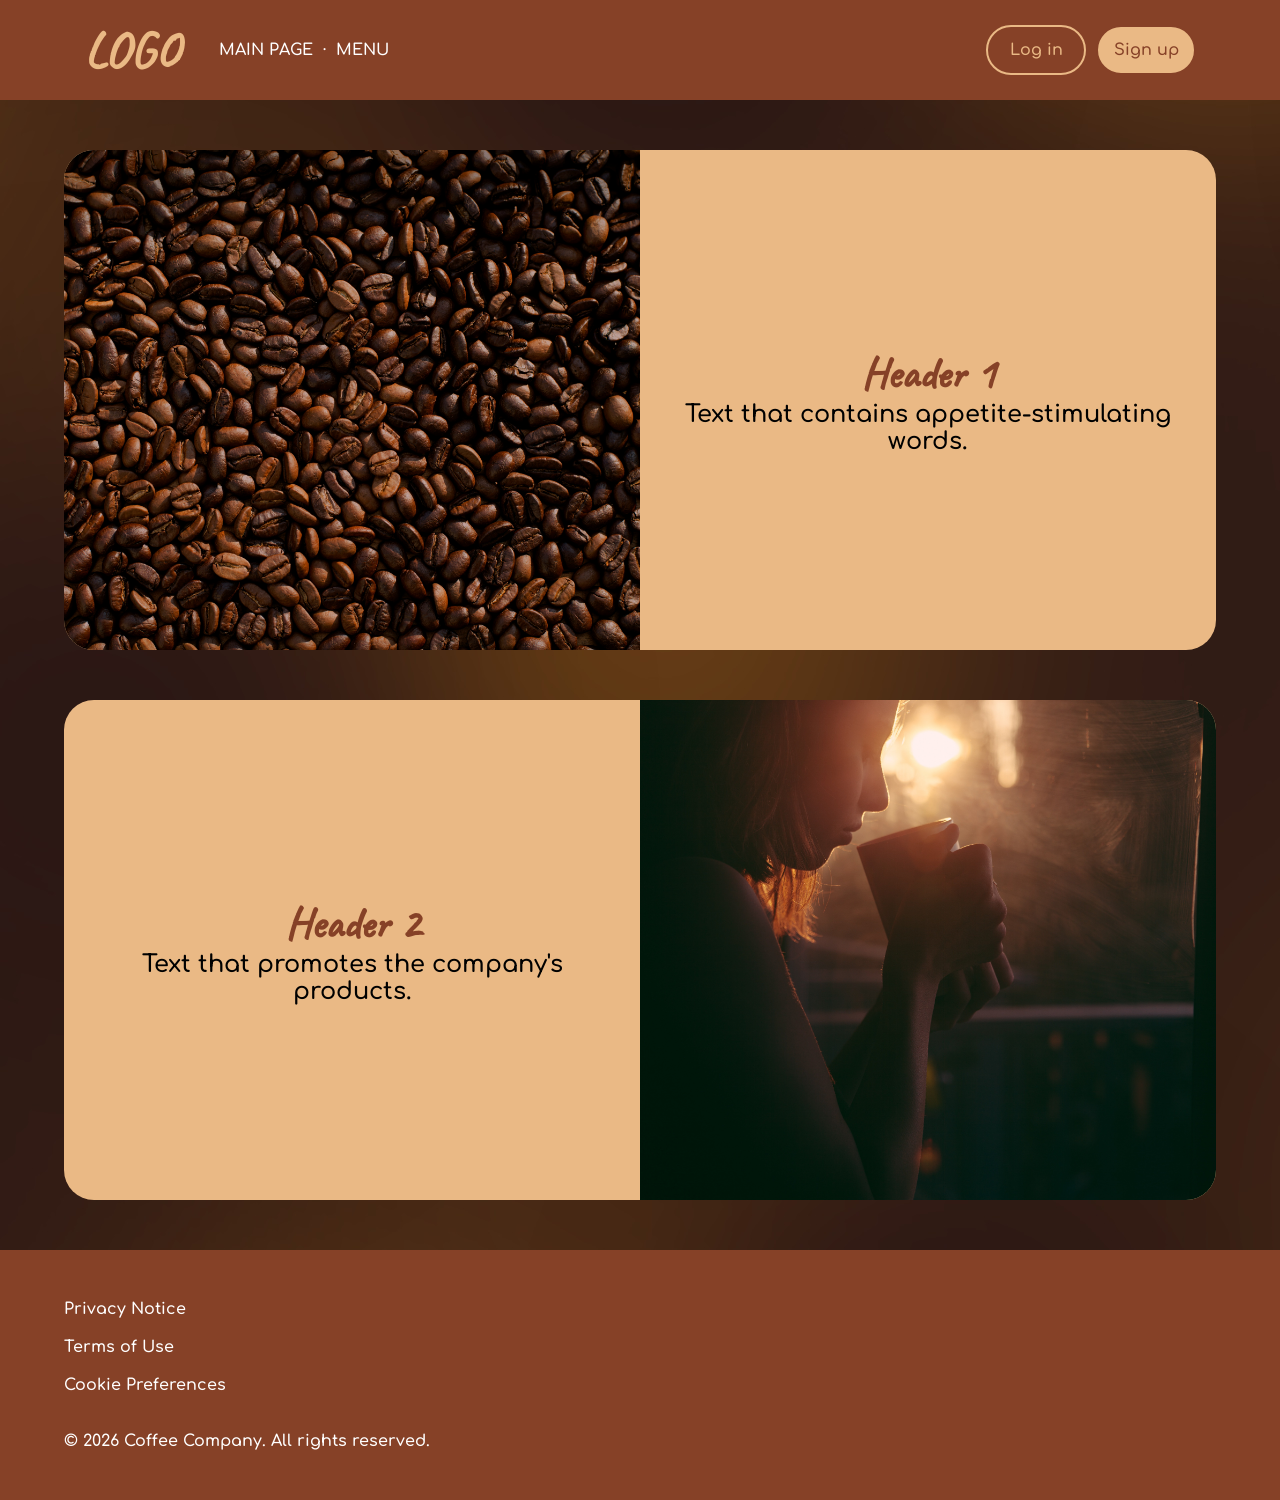
<file: html/index.html>
<!DOCTYPE html>

<html lang="en">
  <head>
    <meta charset="UTF-8" name="viewport" content="width=device-width, initial-scale=1.0">
    <title>Main page</title>
    <link rel="stylesheet" href="../style/index.css">
    <!--link rel="preconnect" href="https://fonts.googleapis.com">
    <link rel="preconnect" href="https://fonts.gstatic.com" crossorigin>
    <link rel="stylesheet" href="https://fonts.googleapis.com/css2?family=Caveat:wght@400..700&family=Comfortaa:wght@300..700&display=swap"-->
  </head>

  <body id="main">
    <header>
      <div class="navig">
        <h1>LOGO</h1>

        <nav>
          <a class="link" href="#">MAIN PAGE</a>
          <a>·</a>
          <a class="link" href="#">MENU</a>
        </nav>
      </div>
      
      <div class="auth">
        <button class="login-button" onclick="location.href='login.html'">Log in</button>
        <button class="signup-button" onclick="location.href='signup.html'">Sign up</button>
      </div>
    </header>
    
    <div class="container">
      <div class="block">
        <img src="../images/mike-kenneally-coffee-beans-unsplash.jpg" alt="Image 1">
        <div class="text">
          <h1>Header 1</h1>
          <p class="right-p">Text that contains appetite-stimulating words.</p>
        </div>
      </div>

      <div class="block">
        <div class="text">
          <h1>Header 2</h1>
          <p>Text that promotes the company's products.</p>
        </div>
        <img src="../images/foundry-girl-865304.jpg" alt="Image 2">
      </div>
    </div>

    <footer>
      <div>
        <a class="link">Privacy Notice</a>
        <a class="link">Terms of Use</a>
        <a class="link">Cookie Preferences</a>
      </div>
      <a>© 2026 Coffee Company. All rights reserved.</a>
    </footer>
  </body>
</html>
</file>
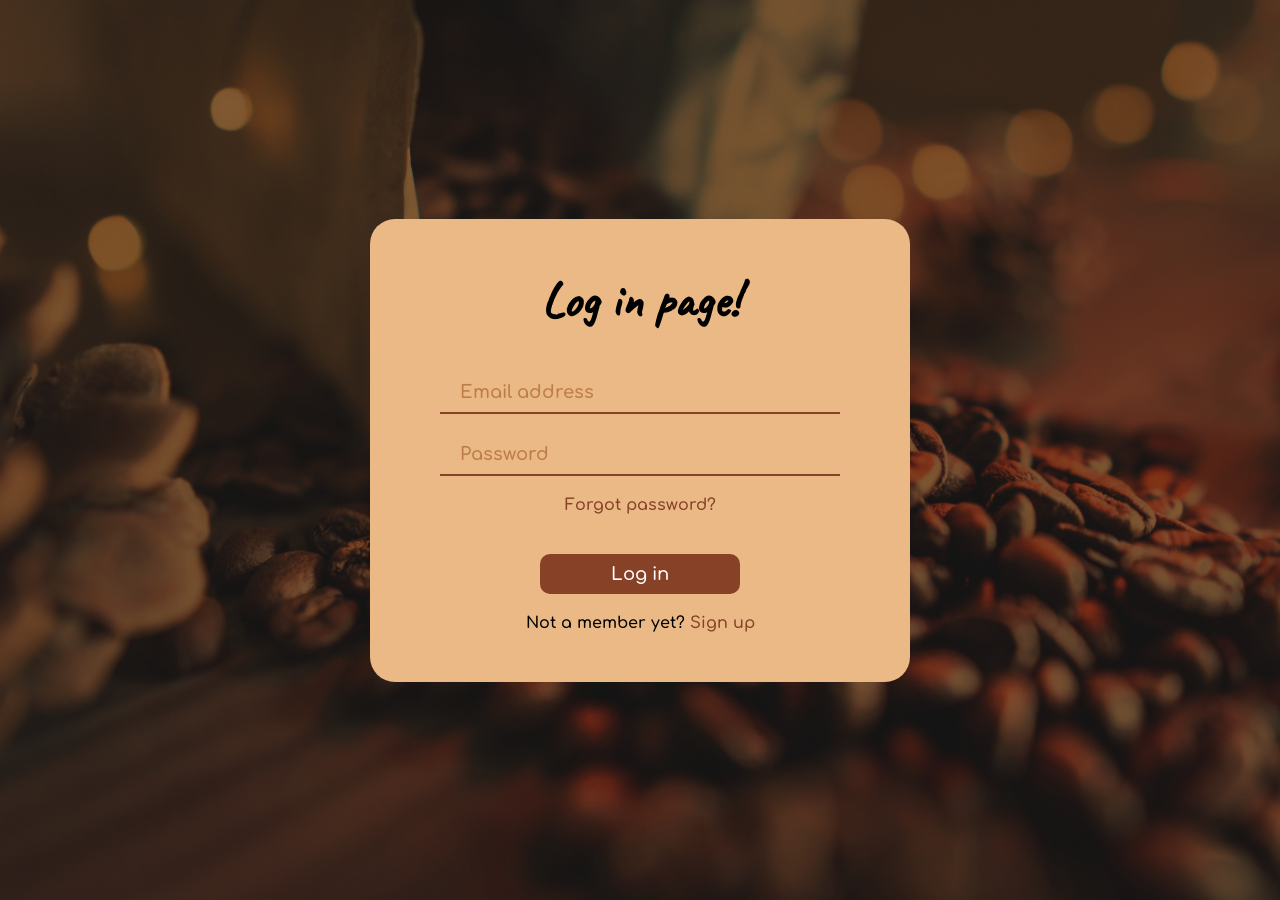
<file: html/login.html>
<!DOCTYPE html>

<html lang="en">
  <head>
    <meta charset="UTF-8" name="viewport" content="width=device-width, initial-scale=1.0">
    <title>Log in</title>
    <link rel="stylesheet" href="../style/login.css">
    <!--link rel="preconnect" href="https://fonts.googleapis.com">
    <link rel="preconnect" href="https://fonts.gstatic.com" crossorigin>
    <link rel="stylesheet" href="https://fonts.googleapis.com/css2?family=Caveat:wght@400..700&family=Comfortaa:wght@300..700&display=swap"-->
  </head>

  <body id="login">
    <div class="container">
      <h1>Log in page!</h1>

      <div class="block">
        <input type="text" class="text" placeholder="Email address">

        <input type="password" class="text" placeholder="Password">

        <a class="link" href="#">Forgot password?</a>
      </div>

      <div class="block">
        <button onclick="location.href='index.html'">Log in</button>

        <span>
          <a>Not a member yet?</a>
          <a class="link" href="signup.html">Sign up</a>
        </span>
      </div>
    </div>
  </body>
</html>
</file>
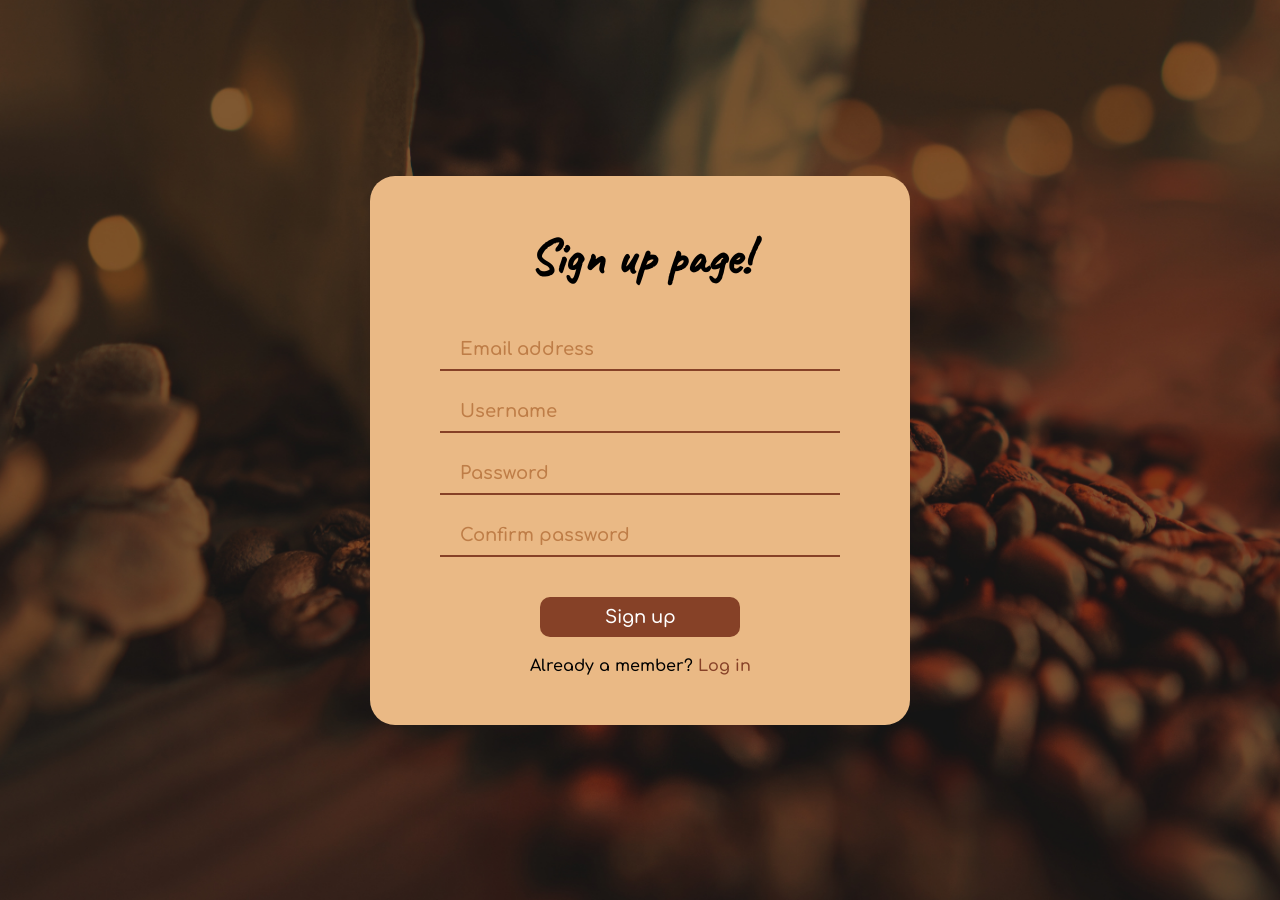
<file: html/signup.html>
<!DOCTYPE html>

<html lang="en">
  <head>
    <meta charset="UTF-8" name="viewport" content="width=device-width, initial-scale=1.0">
    <title>Sign up</title>
    <link rel="stylesheet" href="../style/signup.css">
    <!--link rel="preconnect" href="https://fonts.googleapis.com">
    <link rel="preconnect" href="https://fonts.gstatic.com" crossorigin>
    <link rel="stylesheet" href="https://fonts.googleapis.com/css2?family=Caveat:wght@400..700&family=Comfortaa:wght@300..700&display=swap"-->
  </head>

  <body id="signup">
    <div class="container">
      <h1>Sign up page!</h1>

      <div class="block">
        <input type="text" class="text" placeholder="Email address">

        <input type="text" class="text" placeholder="Username">

        <input type="password" class="text" placeholder="Password">

        <input type="password" class="text" placeholder="Confirm password">
      </div>

      <div class="block">
        <button onclick="location.href='login.html'">Sign up</button>

        <span>
          <a>Already a member?</a>
          <a class="link" href="login.html">Log in</a>
        </span>
      </div>
    </div>
  </body>
</html>
</file>
<file: style/index.css>
@font-face {
  font-family: "Comfortaa";
  src: url("../fonts/Comfortaa-VariableFont_wght.ttf") format("truetype");
}

@font-face {
  font-family: "Caveat";
  src: url("../fonts/Caveat-VariableFont_wght.ttf") format("truetype");
}

* {
  font-family: "Comfortaa", sans-serif;
  margin: 0;
  padding: 0;
  box-sizing: border-box;
}

body {
  background-color: black;
  background-image: url(../images/bg.jpg);
}

header {
  display: flex;
  justify-content: space-between;
  align-items: center; 
  height: 100px;
  background-color: #864127;
  color: white;
  padding: 20px clamp(16px, 5vw, 100px);
}

.navig {
  display: flex;
  align-items: center;
  gap: 40px;
  padding: 0 20px;
}

nav {
  display: flex;
  align-items: center;
  gap: 10px;
}

.auth {
  display: flex;
  align-items: center;
  gap: 10px;
  padding: 0 20px;
}

a {
  color: white;
  text-decoration: none;
}

a.link:hover {
  color: #ffe4c4;
  text-decoration: none;
}

header h1 {
  font-family: "Caveat", cursive;
  font-weight: 700;
  font-size: 50px;
  color: #EAB985;
}

button {
  width: 100px;
  height: 50px;
  font-size: 16px;
  border-radius: 30px;
}

.login-button {
  border: 2px solid #EAB985;
  background-color: #864127;
  color: #EAB985;
}

.signup-button {
  border: 2px solid;
  background-color: #EAB985;
  color: #864127;
}

.signup-button:hover {
  background-color: #ffe4c4;
}

.login-button:hover {
  border-color: #ffe4c4;
  color: #ffe4c4;
}

.container {
  display: flex; 
  flex-direction: column;
  align-items: center;
  padding: 50px 0;
  width: 100%;
  min-width: 300px;
  gap: 50px;
}

.block {
  display: flex;
  width: 90%;
  min-height: 500px;        
  border-radius: 30px;
  background-color: #EAB985;
  overflow: hidden;
  flex-wrap: wrap;
}

.block .text {
  text-align: center;
}

.block img {
  flex: 1 1 300px;
  width: 50%;
  object-fit: cover;
  height: auto;
}

.block .text {
  flex: 1 1 300px;
  display: flex;
  flex-direction: column;
  align-items: center;
  justify-content: center;
  padding: 20px;
}

.text p {
  margin: 0;
  padding: 0;
  font-size: 24px;
}

.text h1 {
  font-family: "Caveat", cursive;
  color: #864127;
  font-weight: 700;
  font-size: 44px;
}

footer {
  display: flex;
  flex-direction: column;
  justify-content: space-between;
  height: 250px;
  width: 100%;
  background-color: #864127;
  color: white;
  padding: 50px clamp(16px, 5vw, 100px);
}

footer div {
  display: flex;
  flex-direction: column;
  gap: 20px;
}
</file>
<file: style/login.css>
@font-face {
  font-family: "Comfortaa";
  src: url("../fonts/Comfortaa-VariableFont_wght.ttf") format("truetype");
}

@font-face {
  font-family: "Caveat";
  src: url("../fonts/Caveat-VariableFont_wght.ttf") format("truetype");
}

* {
  font-family: "Comfortaa", sans-serif;
  margin: 0;
  padding: 0;
}

body {
  display: flex;
  align-items: center;
  background-image: url(../images/joe-milne-coffee-unsplash1.jpg);
  height: 100vh;
  background-size: cover;
  background-position: center;
}

.container {
  display: flex;
  flex-direction: column;
  align-items: center;
  justify-content: space-between;
  width: 500px;
  min-width: 300px;
  margin: 0 auto;
  padding: 50px 20px;
  background-color: #EAB985;
  border-radius: 25px;
  gap: 40px;
}

.block {
  display: flex;
  flex-direction: column;
  align-items: center;
  justify-content: space-between;
  width: 500px;
  min-width: 500px;
  gap: 20px;
}

h1 {
  width: 80%;
  font-family: "Caveat", cursive;
  font-weight: 700;
  text-align: center;
  font-size: 50px;
}

input.text {
  width: 80%;
  height: 40px;
  font-size: 18px;
  border: none;
  border-bottom: 2px solid #864127;
  text-indent: 5%;
  background-color: transparent;
  color: #864127;
}

input.text::placeholder {
  color: #be7d47;
}

input.text:focus {
  outline: none;
}

button {
  width: 40%;
  height: 40px;
  font-size: 18px;
  border-radius: 10px;
  border-width: 0;
  background-color: #864127;
  color: white;
}

button:hover {
  background-color: #ffe4c4;
  color: #864127;
}

a {
  color: black;
  text-decoration: none;
  font-weight: 600;
}

a.link {
  color: #864127;
  text-decoration: none;
  font-weight: 600;
}

a.link:hover {
  color: #ffe4c4;
}
</file>
<file: style/signup.css>
@font-face {
  font-family: "Comfortaa";
  src: url("../fonts/Comfortaa-VariableFont_wght.ttf") format("truetype");
}

@font-face {
  font-family: "Caveat";
  src: url("../fonts/Caveat-VariableFont_wght.ttf") format("truetype");
}

* {
  font-family: "Comfortaa", sans-serif;
  margin: 0;
  padding: 0;
}

body {
  display: flex;
  align-items: center;
  background-image: url(../images/joe-milne-coffee-unsplash1.jpg);
  height: 100vh;
  background-size: cover;
  background-position: center;
}

.container {
  display: flex;
  flex-direction: column;
  align-items: center;
  justify-content: space-between;
  width: 500px;
  min-width: 300px;
  margin: 0 auto;
  padding: 50px 20px;
  background-color: #EAB985;
  border-radius: 25px;
  resize: vertical;
  gap: 40px;
}

.block {
  display: flex;
  flex-direction: column;
  align-items: center;
  justify-content: space-between;
  width: 500px;
  min-width: 300px;
  gap: 20px;
}

h1 {
  width: 80%;
  font-family: "Caveat", cursive;
  font-weight: 700;
  text-align: center;
  font-size: 50px;
}

input.text {
  width: 80%;
  height: 40px;
  font-size: 18px;
  border: none;
  border-bottom: 2px solid #864127;
  text-indent: 5%;
  background-color: transparent;
  color: #864127;
}

input.text::placeholder {
  color: #be7d47;
}

input.text:focus {
  outline: none;
}

button {
  width: 40%;
  height: 40px;
  font-size: 18px;
  border-radius: 10px;
  border-width: 0;
  background-color: #864127;
  color: white;
}

button:hover {
  background-color: bisque;
  color: #864127;
}

a {
  color: black;
  text-decoration: none;
  font-weight: 600;
}

a.link {
  color: #864127;
  text-decoration: none;
  font-weight: 600;
}

a.link:hover {
  color: bisque;
}
</file>
